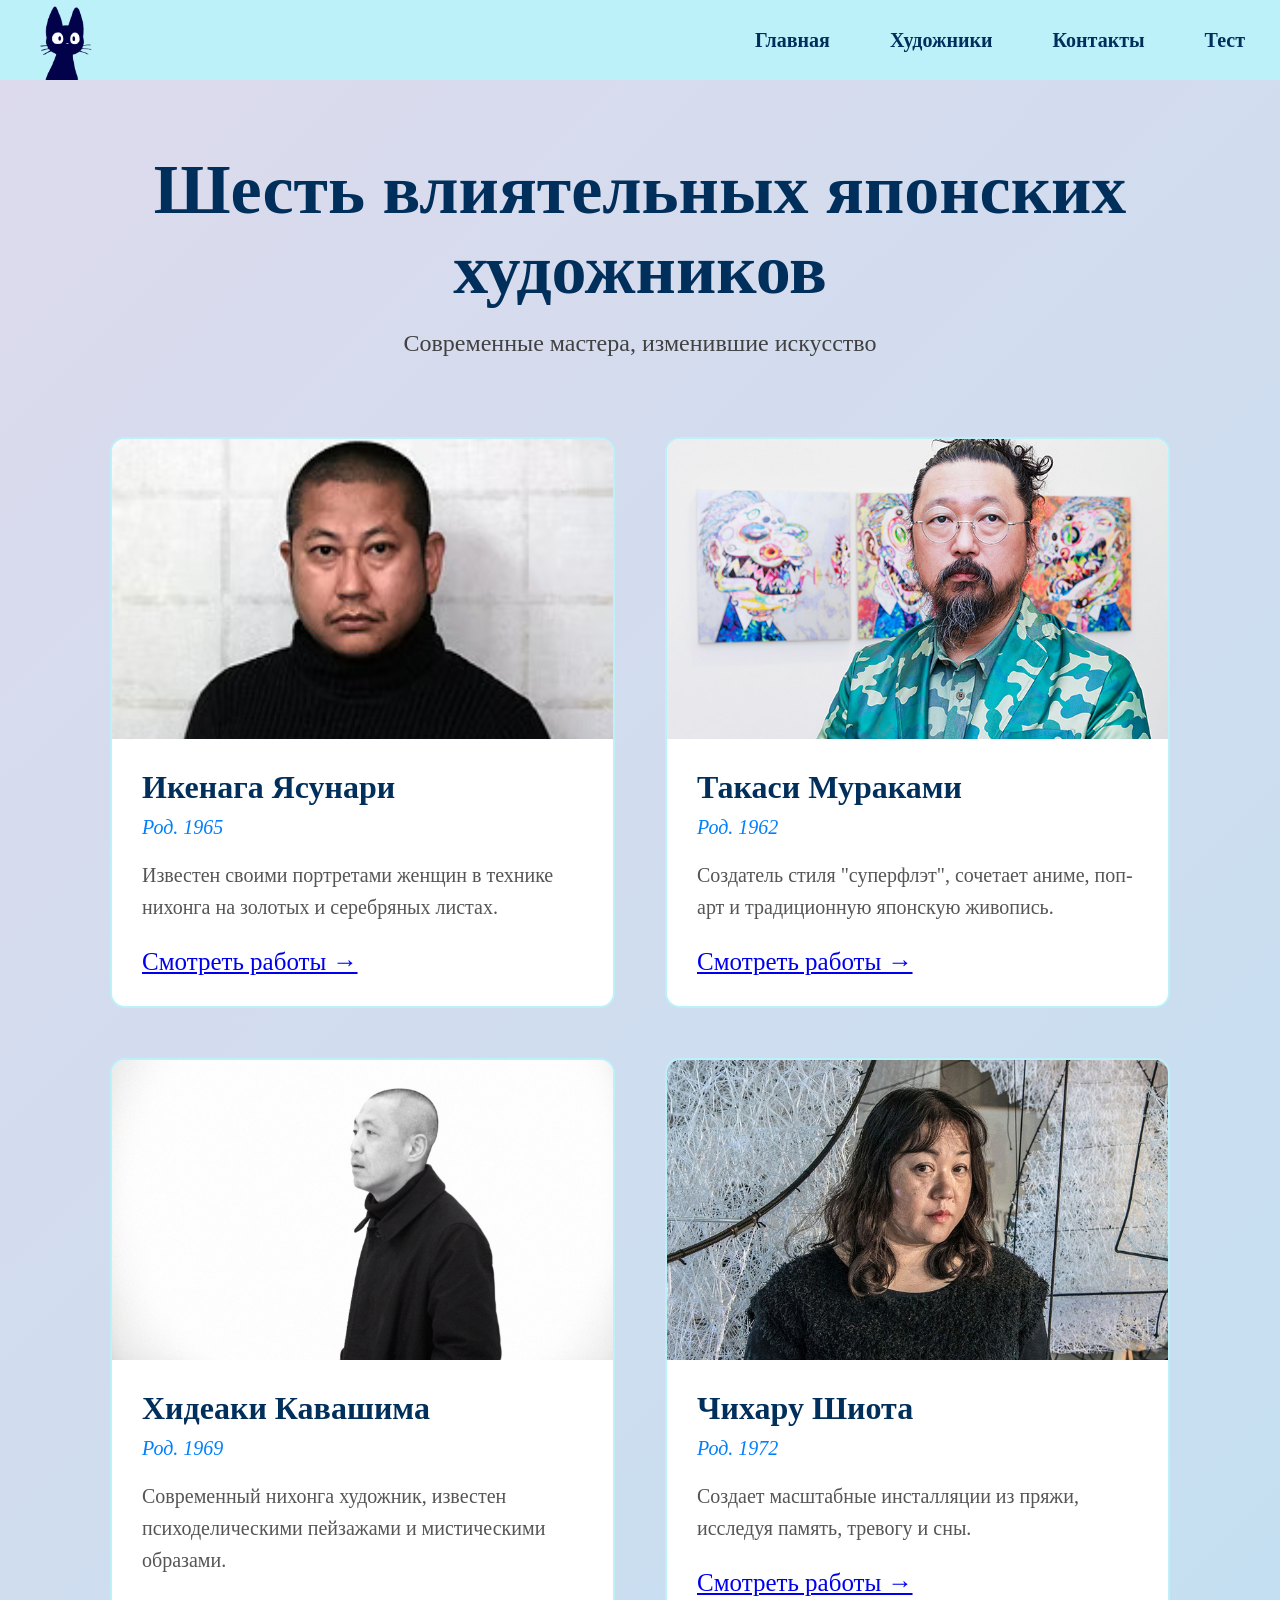
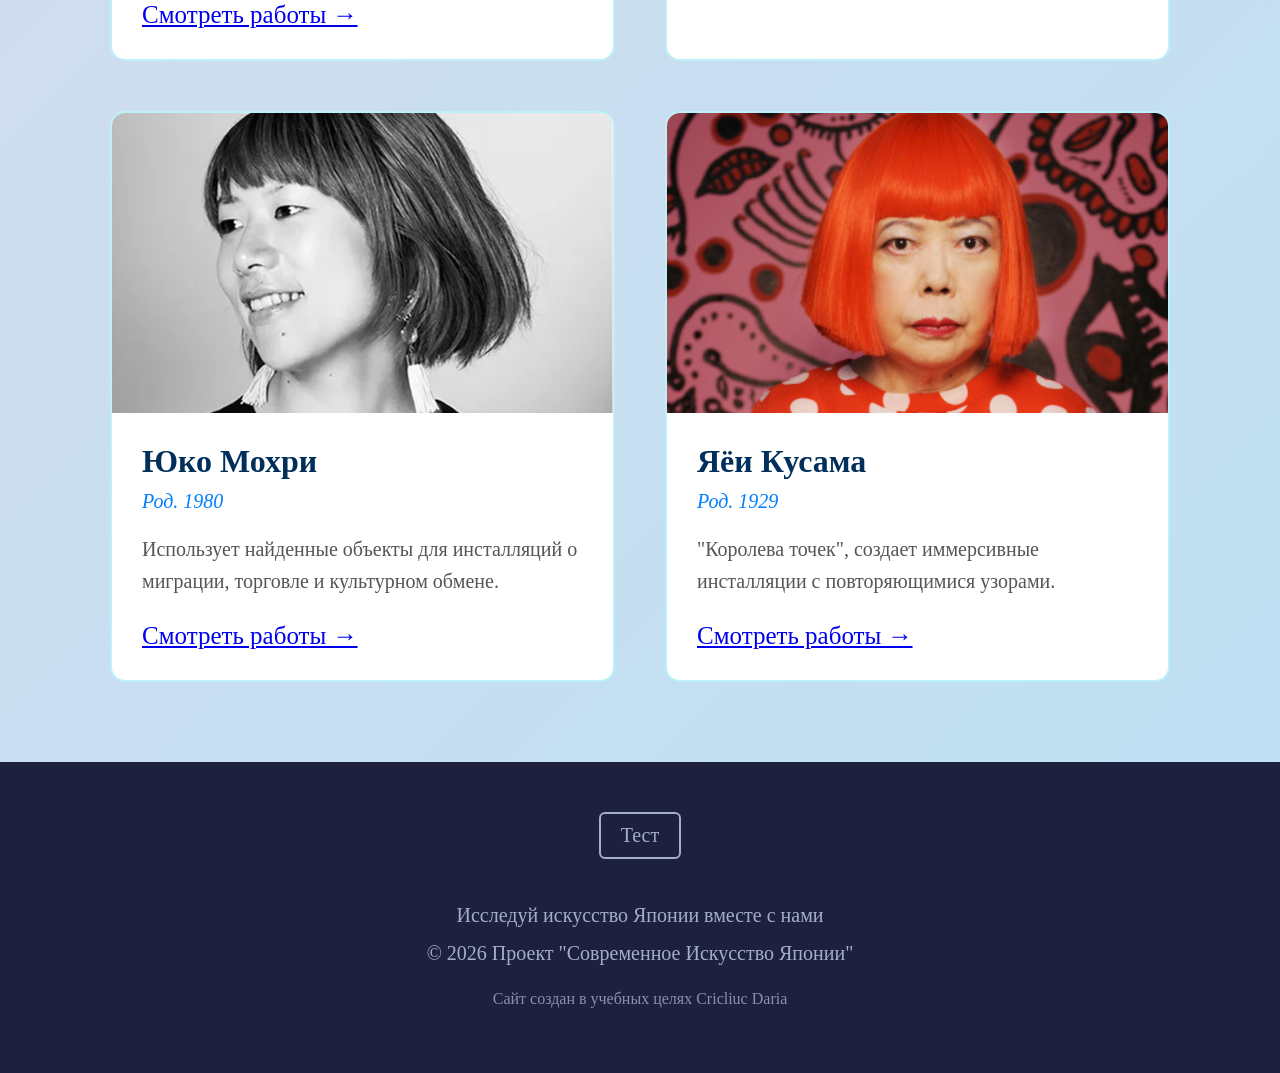
<file: artists.html>
<!DOCTYPE html>

<html lang="ru">
<head>
    <meta charset="UTF-8"/>
    <meta name="viewport" content="width=device-width, initial-scale=1"/>
    <title>Художники | Современное Искусство Японии</title>
    <link rel="stylesheet" href="artists.css"/>
    <link rel="icon" type="image/png" href="MP/Cat-logo.png"/>
</head>

<body>
    <header class="header">

        <div class="menu">
            <img src="MP/Cat-logo.png" alt="Cat-logo">
            <nav class="main-nav">
                <a href="mp.html">Главная</a>
                <a href="#">Художники</a>
                <a href="contacts.html">Контакты</a>
                <a href="test.html">Тест</a>
            </nav>
        </div>

    </header>

    <div class="wrapper">

        <main>
            <section class="artists-section">
                <h1 class="artists-title">Шесть влиятельных японских художников</h1>
                <p class="artists-subtitle">Современные мастера, изменившие искусство</p>
                
                <div class="artists-grid">

                    <div class="artist-card">
                        <div class="artist-image">
                            <img src="Artists/1.svg" alt="Икенага Ясунари">
                        </div>

                        <div class="artist-info">
                            <h3>Икенага Ясунари</h3>
                            <p class="artist-years">Род. 1965</p>
                            <p class="artist-description">Известен своими портретами женщин в технике нихонга на золотых и серебряных листах.</p>
                            <a href="ikenaga_gallery.html">Смотреть работы →</a>
                        </div>
                    </div>
                    
                    <div class="artist-card">
                        <div class="artist-image">
                            <img src="Artists/2.jpg" alt="Такаси Мураками">
                        </div>

                        <div class="artist-info">
                            <h3>Такаси Мураками</h3>
                            <p class="artist-years">Род. 1962</p>
                            <p class="artist-description">Создатель стиля "суперфлэт", сочетает аниме, поп-арт и традиционную японскую живопись.</p>
                            <a href="murakami_gallery.html">Смотреть работы →</a>
                        </div>
                    </div>
                    
                    <div class="artist-card">
                        <div class="artist-image">
                            <img src="Artists/3.jpg" alt="Хидеаки Кавашима">
                        </div>

                        <div class="artist-info">
                            <h3>Хидеаки Кавашима</h3>
                            <p class="artist-years">Род. 1969</p>
                            <p class="artist-description">Современный нихонга художник, известен психоделическими пейзажами и мистическими образами.</p>
                            <a href="kawashima_gallery.html">Смотреть работы →</a>
                        </div>
                    </div>
                    
                    <div class="artist-card">
                        <div class="artist-image">
                            <img src="Artists/4.jpg" alt="Чихару Шиота">
                        </div>

                        <div class="artist-info">
                            <h3>Чихару Шиота</h3>
                            <p class="artist-years">Род. 1972</p>
                            <p class="artist-description">Создает масштабные инсталляции из пряжи, исследуя память, тревогу и сны.</p>
                            <a href="shiota_gallery.html">Смотреть работы →</a>
                        </div>
                    </div>
                    
                    <div class="artist-card">
                        <div class="artist-image">
                            <img src="Artists/5.png" alt="Юко Мохри">
                        </div>

                        <div class="artist-info">
                            <h3>Юко Мохри</h3>
                            <p class="artist-years">Род. 1980</p>
                            <p class="artist-description">Использует найденные объекты для инсталляций о миграции, торговле и культурном обмене.</p>
                            <a href="mohri_gallery.html">Смотреть работы →</a>
                        </div>
                    </div>
                    
                    <div class="artist-card">
                        <div class="artist-image">
                            <img src="Artists/6.jpg" alt="Яёи Кусама">
                        </div>

                        <div class="artist-info">
                            <h3>Яёи Кусама</h3>
                            <p class="artist-years">Род. 1929</p>
                            <p class="artist-description">"Королева точек", создает иммерсивные инсталляции с повторяющимися узорами.</p>
                            <a href="kusama_gallery.html">Смотреть работы →</a>
                        </div>
                    </div>

                </div>

            </section>
        </main>

    </div>

    <footer class="footer">
        <div class="content">
            <a href="test.html">Тест</a>
            <p>Исследуй искусство Японии вместе с нами</p>
            <p>© 2026 Проект "Современное Искусство Японии"</p>
            <p class="small">Сайт создан в учебных целях Cricliuc Daria</p>
        </div>
    </footer>

</body></html>
</file>
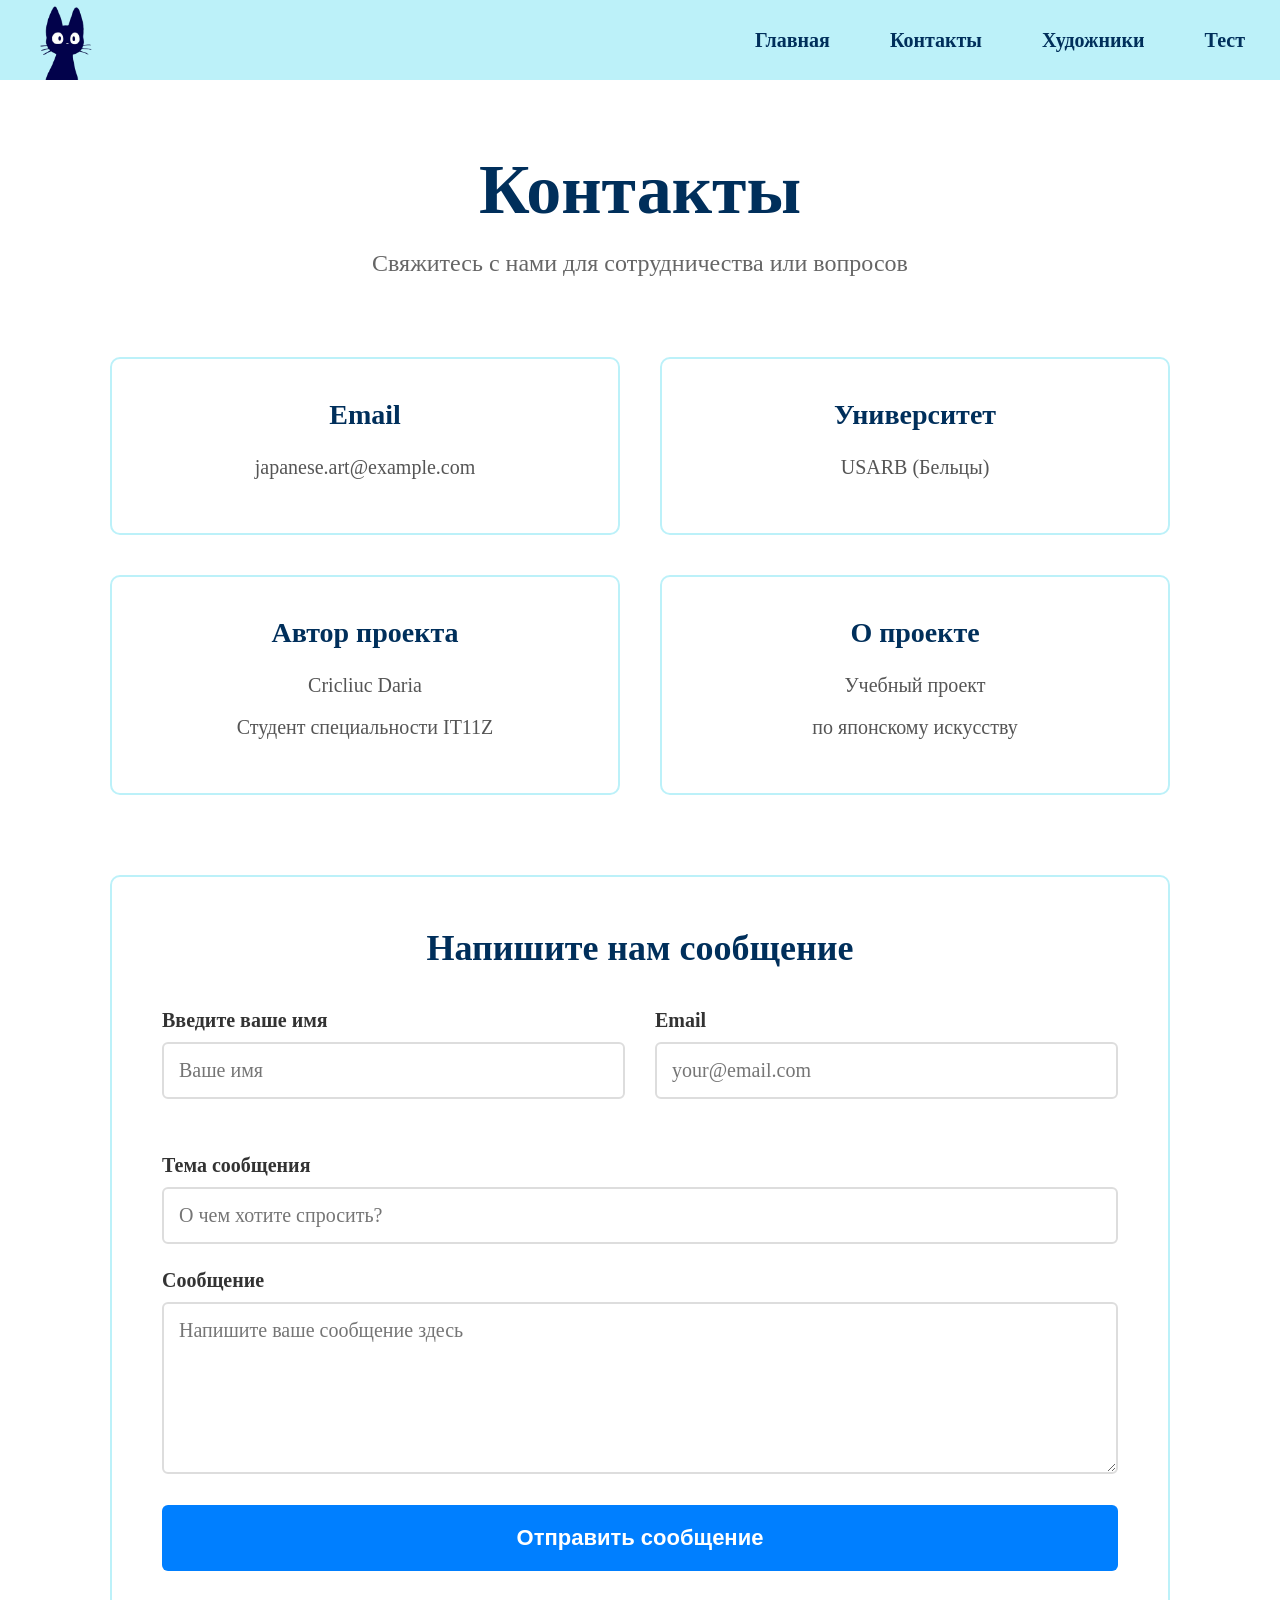
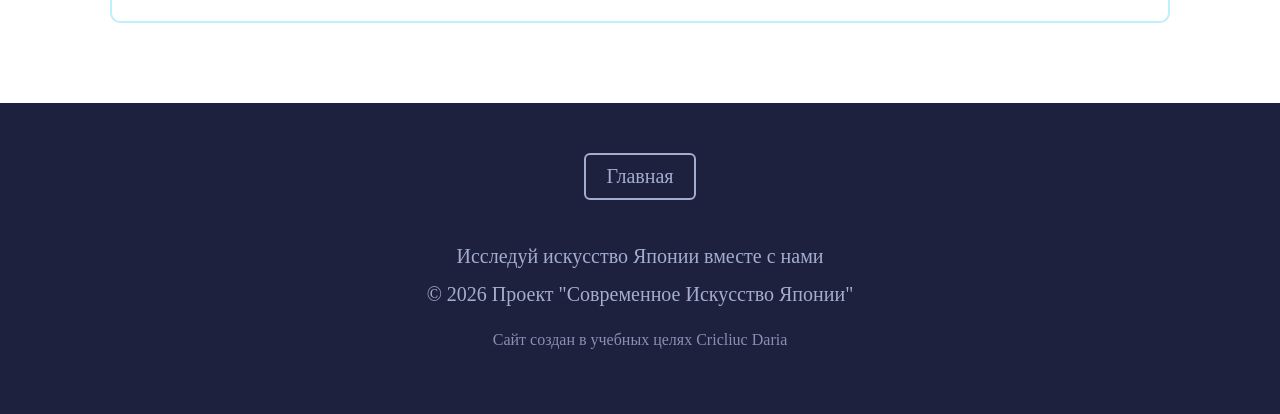
<file: contacts.html>
<!DOCTYPE html>

<html lang="ru">
<head>
    <meta charset="UTF-8"/>
    <meta name="viewport" content="width=device-width, initial-scale=1"/>
    <title>Контакты | Современное Искусство Японии</title>
    <link rel="stylesheet" href="contacts.css"/>
    <link rel="icon" type="image/png" href="MP/Cat-logo.png"/>
</head>

<body>
    <header class="header">

        <div class="menu">
            <img src="MP/Cat-logo.png" alt="Cat-logo">
            <nav class="main-nav">
                <a href="mp.html">Главная</a>
                <a href="#">Контакты</a>
                <a href="artists.html">Художники</a>
                <a href="test.html">Тест</a>
            </nav>
        </div>

    </header>

    <div class="wrapper">

        <main>
            <section class="contacts-section">
                <h1 class="contacts-title">Контакты</h1>
                <p class="contacts-subtitle">Свяжитесь с нами для сотрудничества или вопросов</p>
                
                <div class="contacts-grid">
                    <div class="contact-card">
                            <h3>Email</h3>
                            <p>japanese.art@example.com</p>
                    </div>
                    
                    <div class="contact-card">
                        <h3>Университет</h3>
                        <p>USARB (Бельцы)</p>
                    </div>
                    
                    <div class="contact-card">
                        <h3>Автор проекта</h3>
                        <p>Cricliuc Daria</p>
                        <p>Студент специальности IT11Z</p>
                    </div>
                    
                    <div class="contact-card">
                        <h3>О проекте</h3>
                        <p>Учебный проект</p>
                        <p>по японскому искусству</p>
                    </div>
                </div>

                <div class="contact-form-wrapper">
                    <h2>Напишите нам сообщение</h2>
                    <form class="contact-form">
                        <div class="form-row">
                            <div class="form-group">
                                <label for="name">Введите ваше имя</label>
                                <input type="text" id="name" name="name" placeholder="Ваше имя">
                            </div>
                            
                            <div class="form-group">
                                <label for="email">Email</label>
                                <input type="email" id="email" name="email" placeholder="your@email.com">
                            </div>
                        </div>
                        
                        <div class="form-group">
                            <label for="subject">Тема сообщения</label>
                            <input type="text" id="subject" name="subject" placeholder="О чем хотите спросить?">
                        </div>
                        
                        <div class="form-group">
                            <label for="message">Сообщение</label>
                            <textarea id="message" name="message" rows="6" placeholder="Напишите ваше сообщение здесь"></textarea>
                        </div>
                        
                        <button type="submit" class="submit-btn">Отправить сообщение</button>
                    </form>
                </div>

            </section>
        </main>

    </div>

    <footer class="footer">
        <div class="content">
            <a href="mp.html">Главная</a>
            <p>Исследуй искусство Японии вместе с нами</p>
            <p>© 2026 Проект "Современное Искусство Японии"</p>
            <p class="small">Сайт создан в учебных целях Cricliuc Daria</p>
        </div>
    </footer>

</body></html>
</file>
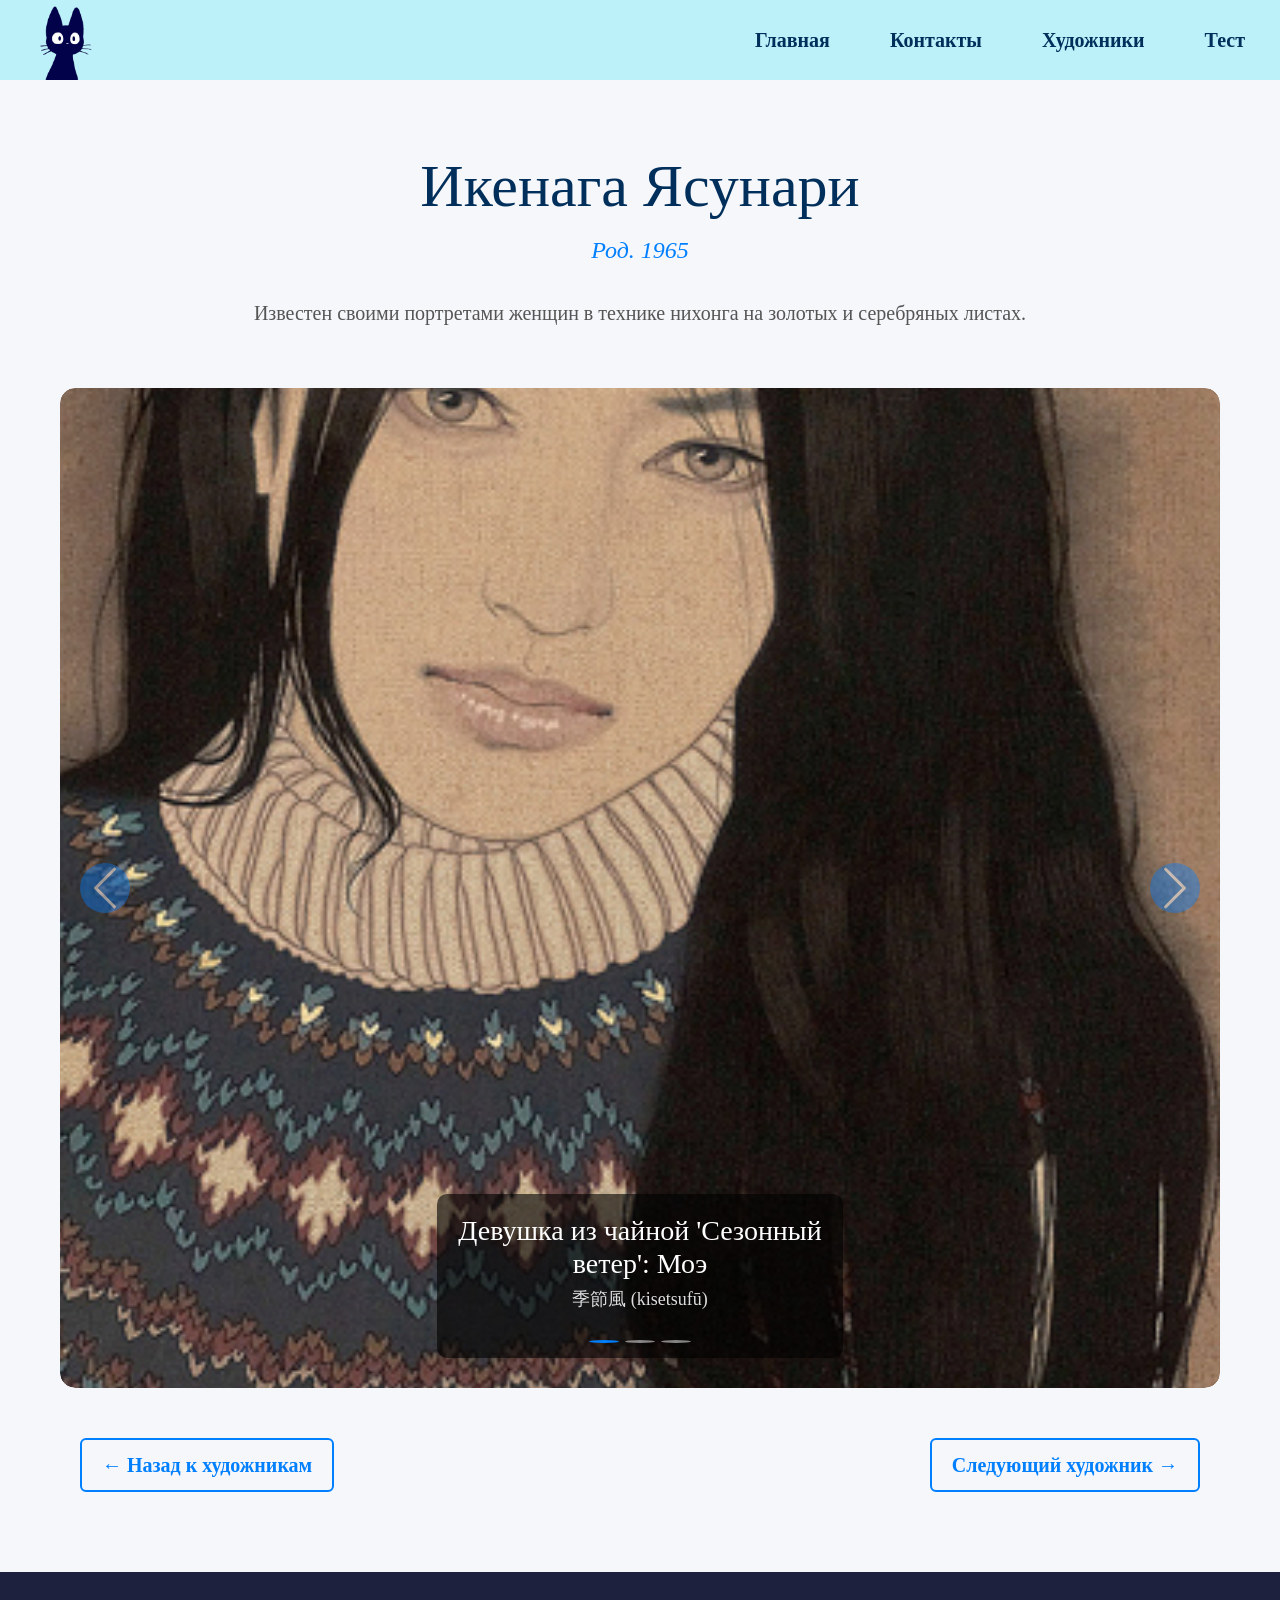
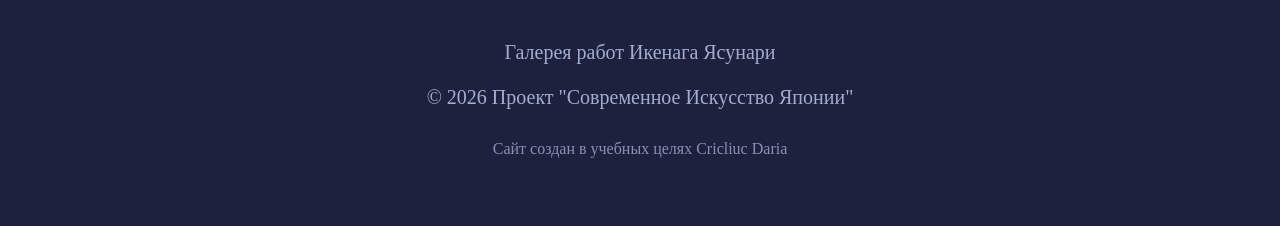
<file: ikenaga_gallery.html>
<!DOCTYPE html>

<html lang="ru">
<head>
    <meta charset="UTF-8"/>
    <meta name="viewport" content="width=device-width, initial-scale=1"/>
    <title>Икенага Ясунари | Галерея</title>
    <link href="https://cdn.jsdelivr.net/npm/bootstrap@5.3.0/dist/css/bootstrap.min.css" rel="stylesheet">
    <link rel="stylesheet" href="ikenaga_gallery.css"/>
    <link rel="icon" type="image/png" href="MP/Cat-logo.png"/>
</head>

<body>
    <header class="header">

        <div class="menu">
            <img src="MP/Cat-logo.png" alt="Cat-logo">
            <nav class="main-nav">
                <a href="mp.html">Главная</a>
                <a href="contacts.html">Контакты</a>
                <a href="artists.html">Художники</a>
                <a href="test.html">Тест</a>
            </nav>
        </div>

    </header>

    <div class="wrapper">

        <main>
            <section class="artist-gallery">
                <h1 class="artist-name">Икенага Ясунари</h1>
                <p class="artist-years">Род. 1965</p>
                <p class="artist-description">Известен своими портретами женщин в технике нихонга на золотых и серебряных листах.</p>
                
                <div class="gallery-carousel">
                    <div id="Carousel" class="carousel slide carousel-fade" data-bs-ride="carousel">
                        <div class="carousel-inner">

                            <div class="carousel-item active">
                                <img src="Gallery/Икенага Ясунари/1.svg" class="d-block w-100" alt="Работа 1">
                                <div class="carousel-caption">
                                    <h5>Девушка из чайной 'Сезонный ветер': Моэ</h5>
                                    <p>季節風 (kisetsufū)</p>
                                </div>
                            </div>

                            <div class="carousel-item">
                                <img src="Gallery/Икенага Ясунари/2.svg" class="d-block w-100" alt="Работа 2">
                                <div class="carousel-caption">
                                    <h5>Золотая Рыбка</h5>
                                    <p>かたきなし (kataki nashi)</p>
                                </div>
                            </div>

                            <div class="carousel-item">
                                <img src="Gallery/Икенага Ясунари/3.svg" class="d-block w-100" alt="Работа 3">
                                <div class="carousel-caption">
                                    <h5>Кошка из третьего квартала Западного Васеда</h5>
                                    <p>猫 (neko)</p>
                                </div>
                            </div>

                            <button class="carousel-control-prev" type="button" data-bs-target="#Carousel" data-bs-slide="prev">
                                <span class="carousel-control-prev-icon" aria-hidden="true"></span>
                                <span class="visually-hidden">Предыдущий</span>
                            </button>

                            <button class="carousel-control-next" type="button" data-bs-target="#Carousel" data-bs-slide="next">
                                <span class="carousel-control-next-icon" aria-hidden="true"></span>
                                <span class="visually-hidden">Следующий</span>
                            </button>

                            <div class="carousel-indicators">
                                <button type="button" data-bs-target="#Carousel" data-bs-slide-to="0" class="active" aria-current="true" aria-label="Работа 1"></button>
                                <button type="button" data-bs-target="#Carousel" data-bs-slide-to="1" aria-label="Работа 2"></button>
                                <button type="button" data-bs-target="#Carousel" data-bs-slide-to="2" aria-label="Работа 3"></button>
                            </div>

                        </div>
                    </div>
                </div>
                
                <div class="navigation-links">
                    <a href="artists.html" class="back-link">← Назад к художникам</a>
                    <a href="murakami_gallery.html" class="next-link">Следующий художник →</a>
                </div>

            </section>
        </main>

    </div>

    <footer class="footer">
        <div class="content">
            <p>Галерея работ Икенага Ясунари</p>
            <p>© 2026 Проект "Современное Искусство Японии"</p>
            <p class="small">Сайт создан в учебных целях Cricliuc Daria</p>
        </div>
    </footer>

    <script src="https://cdn.jsdelivr.net/npm/bootstrap@5.3.0/dist/js/bootstrap.bundle.min.js"></script>
</body></html>
</file>
<file: artists.css>
* { 
    box-sizing: border-box; 
    margin: 0; 
    padding: 0; 
}

html { 
    font-size: 25px; 
}

body { 
    font-family: 'Times New Roman', Times, serif; 
    color: #000000; 
    background: linear-gradient(135deg, #dddaec 0%, #bbe1f3 100%);
}

.wrapper { 
    max-width: 1500px; 
    margin: 0 auto; 
    padding: 0 20px; 
    overflow-x: hidden;
}

.header {
    position: fixed;
    top: 0; 
    left: 0; 
    right: 0;
    height: 80px;
    background: #bcf1f9;
    z-index: 1500;
}

.menu {
    width: 100%; 
    height: 80px;
    max-width: 1500px; 
    margin: 0 auto; 
    padding: 0 20px;
    display: flex; 
    align-items: center; 
    justify-content: space-between;
}

.menu img { 
    height: 80px; 
    width: auto; 
}

.main-nav {
    display: flex;
    gap: 30px;
}

.main-nav a { 
    color: #002f5b; 
    text-decoration: none; 
    font-weight: 600;
    font-size: 20px;
    padding: 8px 15px;
}

.main-nav a:hover {
    background-color: #ACE5EE;
    border-radius: 6px;
}

.artists-section {
    max-width: 1100px; 
    margin: 150px auto 80px;
    padding: 0 20px;
}

.artists-title {
    font-size: 70px;
    text-align: center;
    color: #002f5b;
    margin-bottom: 20px;
}

.artists-subtitle {
    text-align: center;
    font-size: 24px;
    color: #414141;
    margin-bottom: 80px;
}

.artists-grid {
    display: grid;
    grid-template-columns: repeat(2, 1fr);
    gap: 50px;
}

@media (max-width: 768px) {
    .artists-grid {
        grid-template-columns: 1fr;
        gap: 40px;
    }
}

.artist-card {
    background: white;
    border-radius: 15px;
    overflow: hidden;
    border: 2px solid #bcf1f9;
    transition: transform 0.3s;
}

.artist-card:hover {
    transform: translateY(-10px);
}

.artist-image {
    width: 100%;
    height: 300px;
    overflow: hidden;
}

.artist-image img {
    width: 100%;
    height: 100%;
    object-fit: cover;
}

.artist-info {
    padding: 30px;
}

.artist-info h3 {
    font-size: 32px;
    color: #002f5b;
    margin-bottom: 10px;
}

.artist-years {
    font-size: 20px;
    color: #007FFF;
    margin-bottom: 20px;
    font-style: italic;
}

.artist-description {
    font-size: 20px;
    color: #555;
    line-height: 1.6;
    margin-bottom: 25px;
}

.artist-link {
    display: inline-block;
    color: #007FFF;
    text-decoration: none;
    font-size: 20px;
    font-weight: 600;
    padding: 10px 0;
    border-bottom: 2px solid #007FFF;
}

.artist-link:hover {
    color: #004891;
    border-color: #004891;
}

.footer { 
    background: #1E213D; 
    padding: 50px 0; 
    text-align: center;
}

.content {
    max-width: 1500px;
    margin: 0 auto; 
    padding: 0 20px; 
    color: #A2ADD0;
    font-size: 20px;
}

.content a {
    color: #A2ADD0;
    text-decoration: none;
    display: inline-block;
    margin-bottom: 30px;
    padding: 10px 20px;
    border: 2px solid #A2ADD0;
    border-radius: 6px;
}

.content a:hover {
    color: #ffffff;
    border-color: #ffffff;
}

.content p {
    margin: 15px 0;
}

.content .small {
    font-size: 16px;
    color: #8a8fb5;
    margin-top: 25px;
}

@media (max-width: 768px) {
    .menu {
        height: 60px;
        padding: 0 15px;
    }
    
    .menu img { 
        height: 50px; 
    }
    
    .main-nav {
        gap: 15px;
    }
    
    .main-nav a {
        font-size: 18px;
        padding: 5px 10px;
    }
    
    .artists-section {
        margin: 120px auto 50px;
    }
    
    .artists-title {
        font-size: 40px;
    }
    
    .artists-subtitle {
        font-size: 20px;
        margin-bottom: 50px;
    }
    
    .artist-image {
        height: 250px;
    }
    
    .artist-info {
        padding: 20px;
    }
    
    .artist-info h3 {
        font-size: 28px;
    }
}

@media (max-width: 480px) {
    .artists-title {
        font-size: 32px;
    }
    
    .main-nav {
        gap: 10px;
        flex-wrap: wrap;
        justify-content: center;
    }
    
    .main-nav a {
        font-size: 16px;
    }
    
    .artist-info h3 {
        font-size: 24px;
    }
    
    .artist-description {
        font-size: 18px;
    }
}
</file>
<file: contacts.css>
* { 
    box-sizing: border-box; 
    margin: 0; 
    padding: 0; 
}

html { 
    font-size: 25px; 
}

body { 
    font-family: 'Times New Roman', Times, serif; 
    color: #000000; 
}

.wrapper { 
    max-width: 1500px; 
    margin: 0 auto; 
    padding: 0 20px; 
    overflow-x: hidden;
}

.header {
    position: fixed;
    top: 0; 
    left: 0; 
    right: 0;
    height: 80px;
    background: #bcf1f9;
    z-index: 1500;
}

.menu {
    width: 100%; 
    height: 80px;
    max-width: 1500px; 
    margin: 0 auto; 
    padding: 0 20px;
    display: flex; 
    align-items: center; 
    justify-content: space-between;
}

.menu img { 
    height: 80px; 
    width: auto; 
}

.main-nav {
    display: flex;
    gap: 30px;
}

.main-nav a { 
    color: #002f5b; 
    text-decoration: none; 
    font-weight: 600;
    font-size: 20px;
    padding: 8px 15px;
}

.main-nav a:hover {
    background-color: #ACE5EE;
    border-radius: 6px;
}

.contacts-section {
    max-width: 1100px; 
    margin: 150px auto 80px;
    padding: 0 20px;
}

.contacts-title {
    font-size: 70px;
    text-align: center;
    color: #002f5b;
    margin-bottom: 20px;
}

.contacts-subtitle {
    text-align: center;
    font-size: 24px;
    color: #666;
    margin-bottom: 80px;
}

.contacts-grid {
    display: grid;
    grid-template-columns: repeat(2, 1fr);
    gap: 40px;
    margin-bottom: 80px;
}

@media (max-width: 768px) {
    .contacts-grid {
        grid-template-columns: 1fr;
    }
}

.contact-card {
    background: white;
    padding: 40px;
    border-radius: 10px;
    text-align: center;
    border: 2px solid #bcf1f9;
}

.contact-card h3 {
    font-size: 28px;
    color: #002f5b;
    margin-bottom: 20px;
}

.contact-card p {
    font-size: 20px;
    color: #555;
    line-height: 1.6;
    margin: 10px 0;
}

.contact-form-wrapper {
    background: white;
    padding: 50px;
    border-radius: 10px;
    border: 2px solid #bcf1f9;
}

.contact-form-wrapper h2 {
    font-size: 36px;
    text-align: center;
    color: #002f5b;
    margin-bottom: 40px;
}

.form-row {
    display: grid;
    grid-template-columns: 1fr 1fr;
    gap: 30px;
    margin-bottom: 30px;
}

@media (max-width: 768px) {
    .form-row {
        grid-template-columns: 1fr;
    }
}

.form-group {
    margin-bottom: 25px;
}

.form-group label {
    display: block;
    font-size: 20px;
    color: #333;
    margin-bottom: 10px;
    font-weight: 600;
}

.form-group input, .form-group textarea {
    width: 100%;
    padding: 15px;
    font-size: 20px;
    border: 2px solid #ddd;
    border-radius: 6px;
    font-family: 'Times New Roman', Times, serif;
}

.form-group input:focus, .form-group textarea:focus {
    outline: none;
    border-color: #007FFF;
}

.submit-btn {
    display: block;
    width: 100%;
    padding: 20px;
    background: #007FFF;
    color: white;
    border: none;
    border-radius: 6px;
    font-size: 22px;
    font-weight: 600;
    cursor: pointer;
    margin-top: 20px;
}

.submit-btn:hover {
    background: #004891;
}

.footer { 
    background: #1E213D; 
    padding: 50px 0; 
    text-align: center;
}

.content {
    max-width: 1500px;
    margin: 0 auto; 
    padding: 0 20px; 
    color: #A2ADD0;
    font-size: 20px;
}

.content a {
    color: #A2ADD0;
    text-decoration: none;
    display: inline-block;
    margin-bottom: 30px;
    padding: 10px 20px;
    border: 2px solid #A2ADD0;
    border-radius: 6px;
}

.content a:hover {
    color: #ffffff;
    border-color: #ffffff;
}

.content p {
    margin: 15px 0;
}

.content .small {
    font-size: 16px;
    color: #8a8fb5;
    margin-top: 25px;
}

@media (max-width: 768px) {
    .menu {
        height: 60px;
        padding: 0 15px;
    }
    
    .menu img { 
        height: 50px; 
    }
    
    .main-nav {
        gap: 15px;
    }
    
    .main-nav a {
        font-size: 18px;
        padding: 5px 10px;
    }
    
    .contacts-section {
        margin: 120px auto 50px;
    }
    
    .contacts-title {
        font-size: 40px;
    }
    
    .contacts-subtitle {
        font-size: 20px;
        margin-bottom: 50px;
    }
    
    .contact-form-wrapper {
        padding: 30px;
    }
    
    .contact-form-wrapper h2 {
        font-size: 28px;
    }
}

@media (max-width: 480px) {
    .contacts-title {
        font-size: 32px;
    }
    
    .main-nav {
        gap: 10px;
        flex-wrap: wrap;
        justify-content: center;
    }
    
    .main-nav a {
        font-size: 16px;
    }
}
</file>
<file: ikenaga_gallery.css>
* { 
    box-sizing: border-box; 
    margin: 0; 
    padding: 0; 
}

html { 
    font-size: 25px; 
}

body { 
    font-family: 'Times New Roman', Times, serif; 
    color: #000000;
    background-color: #f5f7fa;
}

.wrapper { 
    max-width: 1500px; 
    margin: 0 auto; 
    padding: 0 20px; 
    overflow-x: hidden;
}

.header {
    position: fixed;
    top: 0; 
    left: 0; 
    right: 0;
    height: 80px;
    background: #bcf1f9;
    z-index: 1500;
}

.menu {
    width: 100%; 
    height: 80px;
    max-width: 1500px; 
    margin: 0 auto; 
    padding: 0 20px;
    display: flex; 
    align-items: center; 
    justify-content: space-between;
}

.menu img { 
    height: 80px; 
    width: auto; 
}

.main-nav {
    display: flex;
    gap: 30px;
}

.main-nav a { 
    color: #002f5b; 
    text-decoration: none; 
    font-weight: 600;
    font-size: 20px;
    padding: 8px 15px;
}

.main-nav a:hover {
    background-color: #ACE5EE;
    border-radius: 6px;
}

.artist-gallery {
    max-width: 1200px; 
    margin: 150px auto 80px;
    padding: 0 20px;
}

.artist-name {
    font-size: 60px;
    text-align: center;
    color: #002f5b;
    margin-bottom: 10px;
}

.artist-years {
    text-align: center;
    font-size: 24px;
    color: #007FFF;
    margin-bottom: 30px;
    font-style: italic;
}

.artist-description {
    text-align: center;
    font-size: 20px;
    color: #555;
    margin-bottom: 60px;
    max-width: 800px;
    margin-left: auto;
    margin-right: auto;
    line-height: 1.5;
}

.gallery-carousel {
    margin-bottom: 50px;
    border-radius: 15px;
    overflow: hidden;
}

.carousel {
    border-radius: 15px;
}

.carousel-inner {
    border-radius: 15px;
}

.carousel-item img {
    height: 1000px;
    object-fit: cover;
    border-radius: 15px;
}

.carousel-caption {
    background: rgba(0, 0, 0, 0.6);
    padding: 20px;
    border-radius: 10px;
    bottom: 30px;
    left: 50%;
    transform: translateX(-50%);
    width: auto;
    max-width: 80%;
}

.carousel-caption h5 {
    font-size: 28px;
    color: white;
    margin-bottom: 5px;
}

.carousel-caption p {
    font-size: 18px;
    color: #ddd;
}

.carousel-control-prev, .carousel-control-next {
    width: 50px;
    height: 50px;
    background: rgba(0, 127, 255, 0.8);
    border-radius: 50%;
    top: 50%;
    transform: translateY(-50%);
    margin: 0 20px;
}

.carousel-control-prev:hover, .carousel-control-next:hover {
    background: rgba(0, 127, 255, 1);
}

.carousel-indicators {
    bottom: 10px;
}

.carousel-indicators button {
    width: 12px;
    height: 12px;
    border-radius: 50%;
    margin: 0 5px;
    background-color: #ACE5EE;
}

.carousel-indicators button.active {
    background-color: #007FFF;
}

.navigation-links {
    display: flex;
    justify-content: space-between;
    margin-top: 40px;
    padding: 0 20px;
}

.back-link, .next-link {
    color: #007FFF;
    text-decoration: none;
    font-size: 20px;
    font-weight: 600;
    padding: 10px 20px;
    border: 2px solid #007FFF;
    border-radius: 6px;
    transition: all 0.3s;
}

.back-link:hover, .next-link:hover {
    background-color: #007FFF;
    color: white;
}

.footer { 
    background: #1E213D; 
    padding: 50px 0; 
    text-align: center;
}

.content {
    max-width: 1500px;
    margin: 0 auto; 
    padding: 0 20px; 
    color: #A2ADD0;
    font-size: 20px;
}

.content a {
    color: #A2ADD0;
    text-decoration: none;
    display: inline-block;
    margin-bottom: 30px;
    padding: 10px 20px;
    border: 2px solid #A2ADD0;
    border-radius: 6px;
}

.content a:hover {
    color: #ffffff;
    border-color: #ffffff;
}

.content p {
    margin: 15px 0;
}

.content .small {
    font-size: 16px;
    color: #8a8fb5;
    margin-top: 25px;
}

@media (max-width: 768px) {
    .menu {
        height: 60px;
        padding: 0 15px;
    }
    
    .menu img { 
        height: 50px; 
    }
    
    .main-nav {
        gap: 15px;
    }
    
    .main-nav a {
        font-size: 18px;
        padding: 5px 10px;
    }
    
    .artist-gallery {
        margin: 120px auto 50px;
    }
    
    .artist-name {
        font-size: 40px;
    }
    
    .artist-years {
        font-size: 20px;
    }
    
    .artist-description {
        font-size: 18px;
        margin-bottom: 40px;
    }
    
    .carousel-item img {
        height: 400px;
    }
    
    .carousel-caption {
        padding: 15px;
        bottom: 20px;
    }
    
    .carousel-caption h5 {
        font-size: 22px;
    }
    
    .carousel-caption p {
        font-size: 16px;
    }
    
    .navigation-links {
        flex-direction: column;
        gap: 20px;
        align-items: center;
    }
    
    .back-link, .next-link {
        width: 100%;
        text-align: center;
    }
}

@media (max-width: 480px) {
    .artist-name {
        font-size: 32px;
    }
    
    .main-nav {
        gap: 10px;
        flex-wrap: wrap;
        justify-content: center;
    }
    
    .main-nav a {
        font-size: 16px;
    }
    
    .carousel-item img {
        height: 300px;
    }
    
    .carousel-caption h5 {
        font-size: 18px;
    }
    
    .carousel-control-prev, .carousel-control-next {
        width: 40px;
        height: 40px;
        margin: 0 10px;
    }
}
</file>
